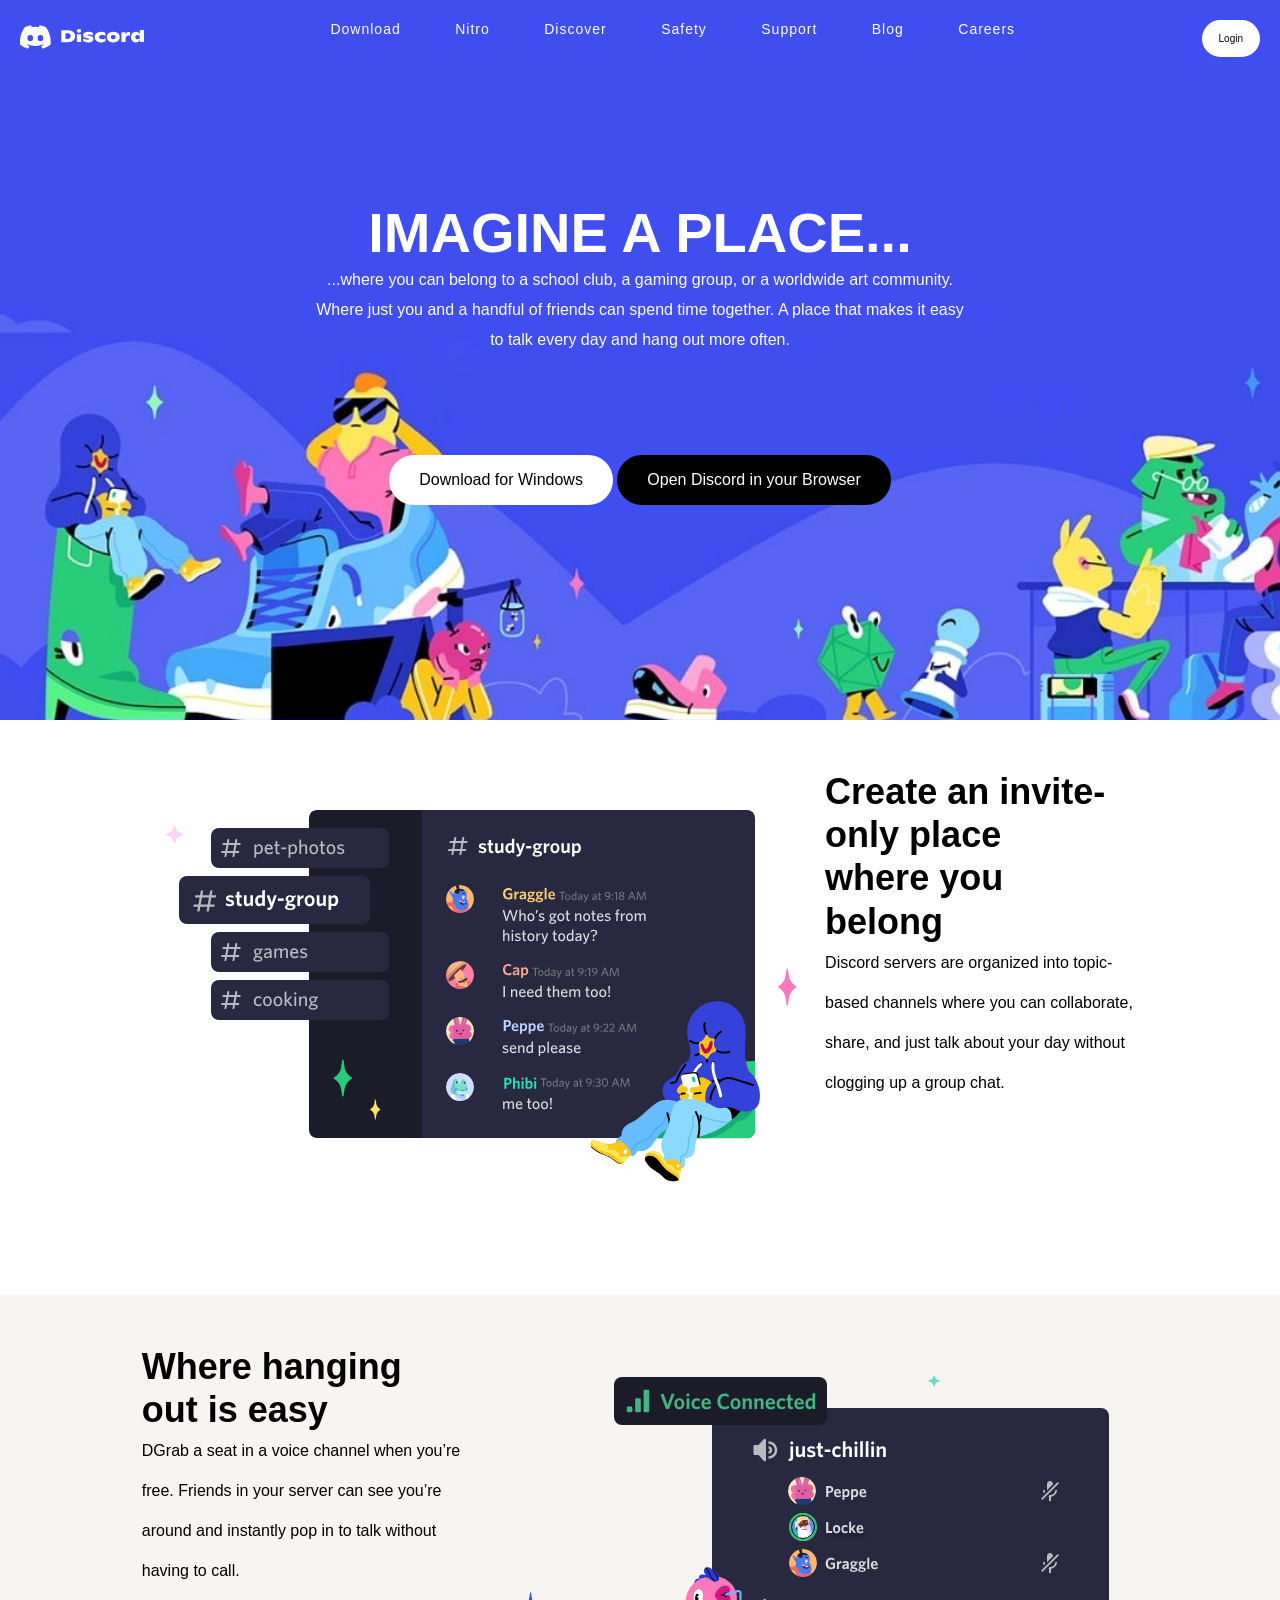
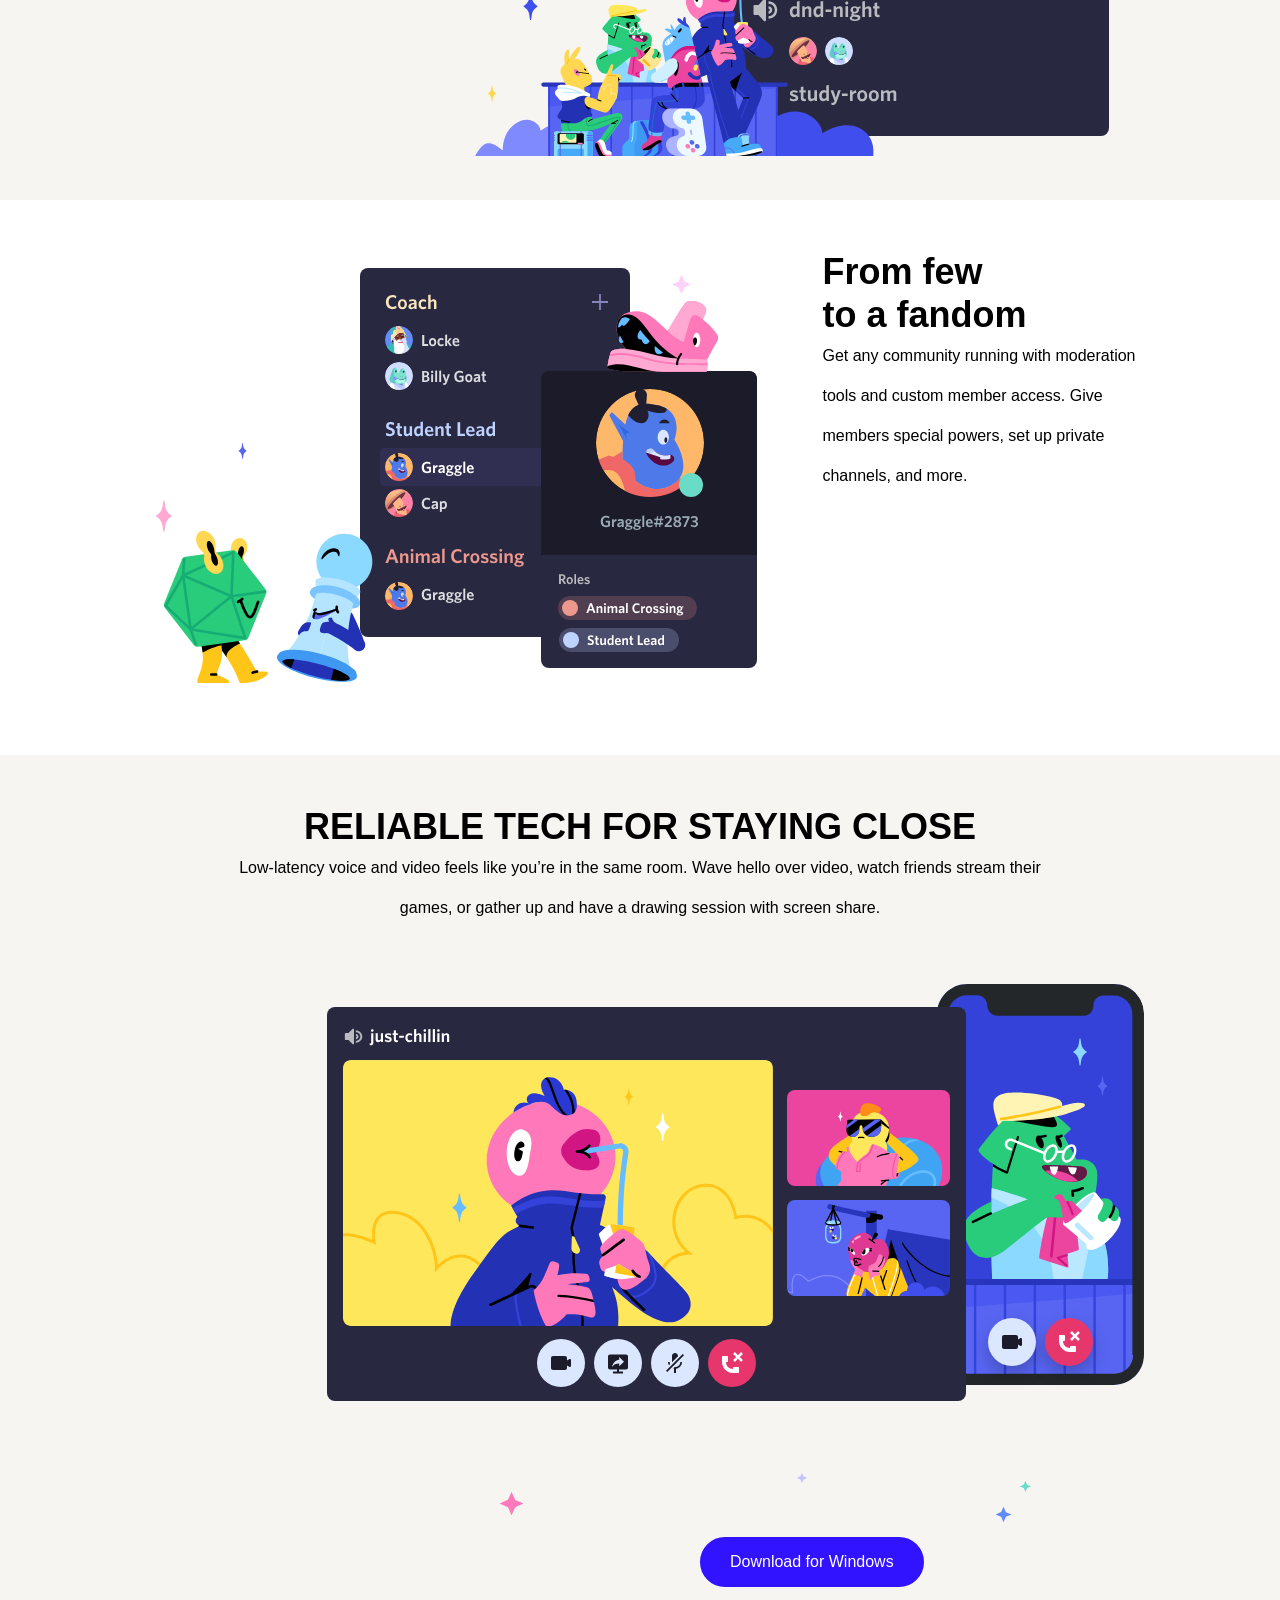
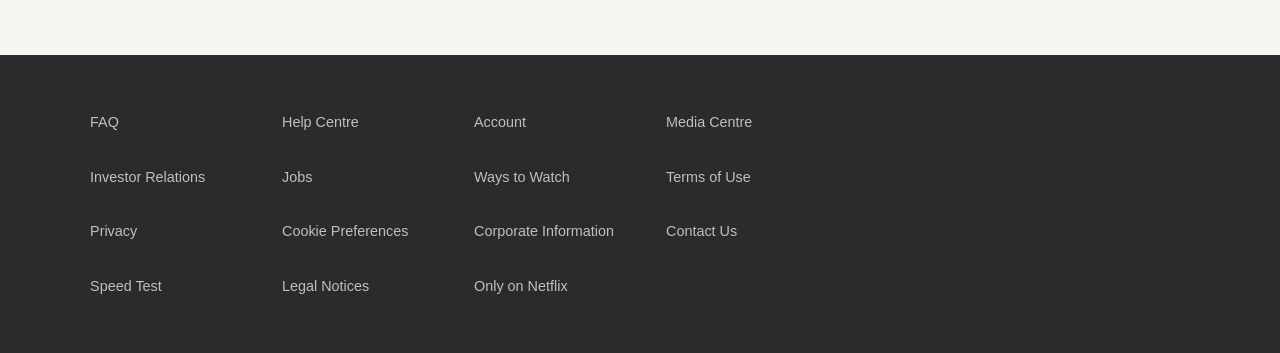
<file: index.html>
<!DOCTYPE html>
<html lang="en">
<head>
    <meta charset="UTF-8">
    <meta http-equiv="X-UA-Compatible" content="IE=edge">
    <meta name="viewport" content="width=device-width, initial-scale=1.0">
    <link rel="stylesheet" href="style.css">
    <title>Discord | Your Place to Talk and Hang Out</title>
    <link rel="icon" href="img/4.png" type="icon/x-image">
</head>
<body>
    <header>
        <div class="container">
             <a href="#"><img src="img/small_logo_white_RGB.svg" alt=""></a>
             <nav>
                <a href="">Download</a>
                <a href="">Nitro</a>
                <a href="">Discover</a>
                <a href="">Safety</a>
                <a href="">Support</a>
                <a href="">Blog</a>
                <a href="">Careers</a>
             </nav>
             <button class="btn-1">Login  </button>
        </div>
    </header>
    <main>
        <section class="banner-container">
            <div class="content">
                <div class="content-body">
                <h1>IMAGINE A PLACE...</h1>
                <p>...where you can belong to a school club, a gaming group, or a worldwide art community. <br>
                     Where just you and a handful of friends can spend time together. A place that makes it easy <br> 
                     to talk every day and hang out more often.</p>
            </div>
            <div class="button-body">
                <button class="btn-2">Download for Windows</button>
                <button class="btn-3">Open Discord in your Browser</button>
            </div>
        </div>
        </section>
    </main>

    <section class="main-body"> 
        <div class="text-body-1">
            <div class="first-img">
                <img src="img/1.svg" alt="">
            </div>
            <div class="para-1">
                <h1>Create an invite-<br>only place<br> where you<br>belong</h1>
                <p>Discord servers are organized into topic-<br>based channels where you can collaborate,<br> share, and just talk about your day without<br> clogging up a group chat.</p>
            </div>

        </div>

        <div class="text-body-2">
            
            <div class="para-2">
                <h1>Where hanging<br> out is easy</h1>
                <p>DGrab a seat in a voice channel when you’re<br> free. Friends in your server can see you’re<br> around and instantly pop in to talk without<br> having to call.
                </p>
            </div>
            <div class="second-img">
                <img src="img/2.svg" alt="">
            </div>

        </div>

         <div class="text-body-3">
            <div class="third-img">
                <img src="img/3.svg" alt="">
            </div>
            <div class="para-3">
                <h1>From few<br> to a fandom</h1>
                <p>Get any community running with moderation <br> tools and custom member access. Give <br> members special powers, set up private <br> channels, and more.</p>
            </div>

        </div>

        <div class="text-body-4">
          
            <div class="para-4">
                <h1>RELIABLE TECH FOR STAYING CLOSE</h1>
                <p>Low-latency voice and video feels like you’re in the same room. Wave hello over video, watch friends stream their<br> games, or gather up and have a drawing session with screen share.</p>
            </div>
            <div class="fourth-img">
                <img src="img/5.svg" alt="">
            </div>
            <div class="image-logo"><img src="img/sparcle.svg" alt=""></div>
            <button class="btn-5">Download for Windows</button>
        </div>
    </section>


        <section class="the-end">
            <footer class="footer">
            
                <div class="footer-session">
                    <ul>
                        <li><a href="">FAQ</a></li>
                        <li><a href="">Investor Relations</a></li>
                        <li><a href="">Privacy</a></li>
                        <li><a href="">Speed Test</a></li>
                    </ul>
                    <ul>
                        <li><a href="">Help Centre</a></li>
                        <li><a href="">Jobs</a></li>
                        <li><a href="">Cookie Preferences</a></li>
                        <li><a href="">Legal Notices</a></li>
                    </ul>
                    <ul>
                        <li><a href="">Account</a></li>
                        <li><a href="">Ways to Watch</a></li>
                        <li><a href="">Corporate Information</a></li>
                        <li><a href="">Only on Netflix</a></li>
                    </ul>
                    <ul>
                        <li><a href="">Media Centre</a></li>
                        <li><a href="">Terms of Use</a></li>
                        <li><a href="">Contact Us</a></li>
                    </ul>
                </div>
                
        
        
            </footer>
            </section>

    
</body>
</html>
</file>
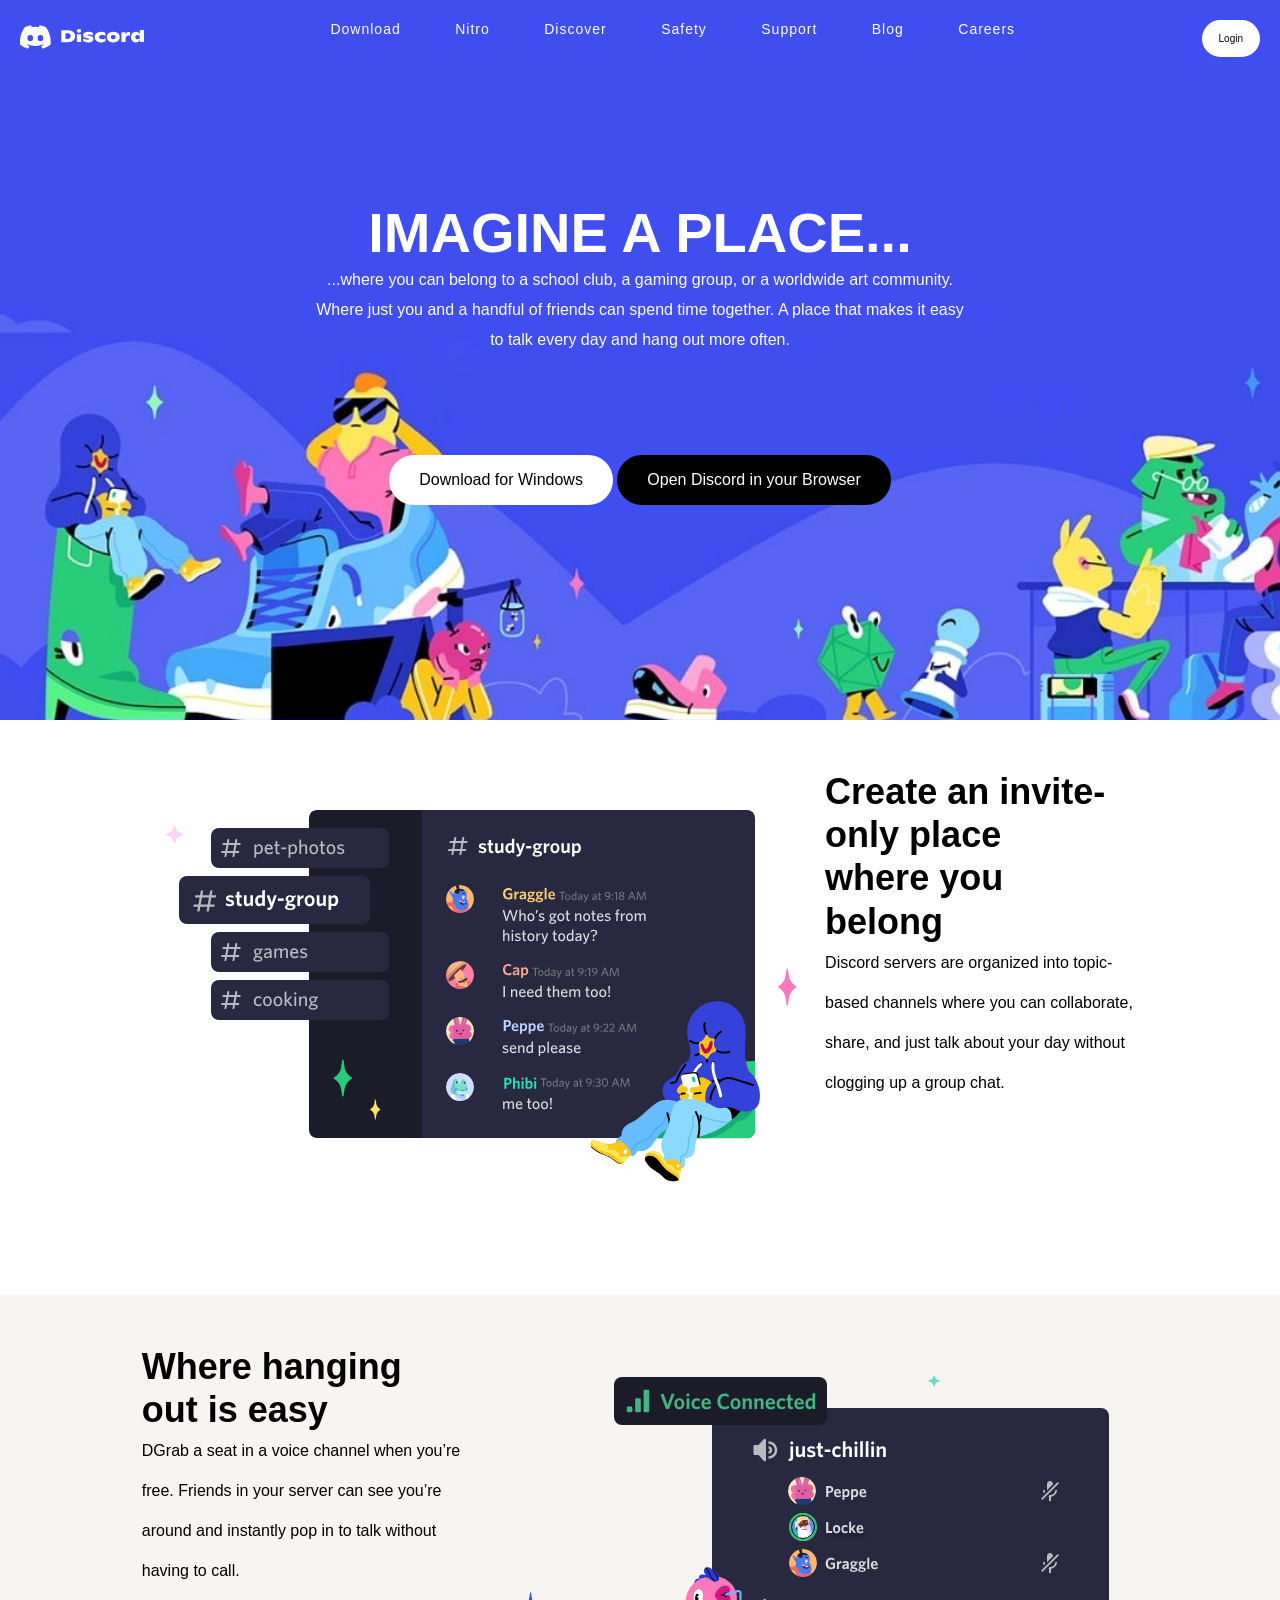
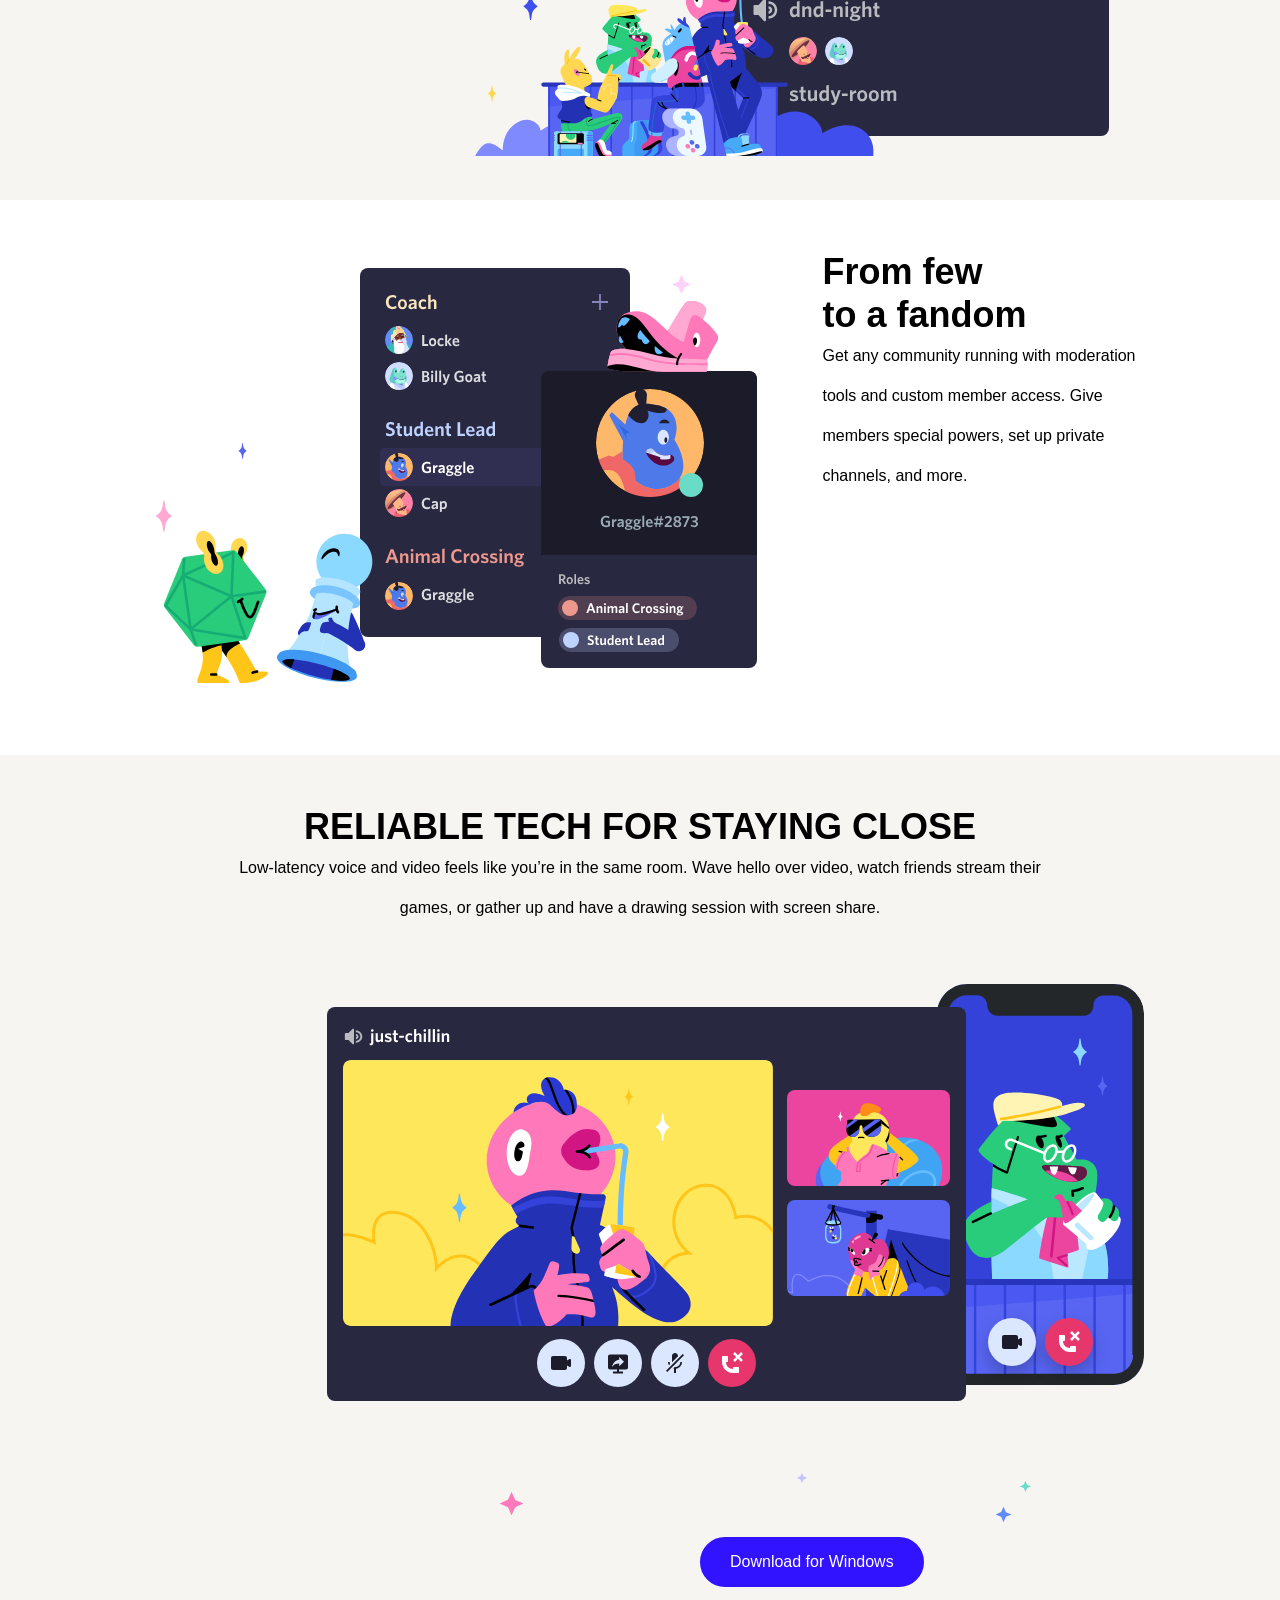
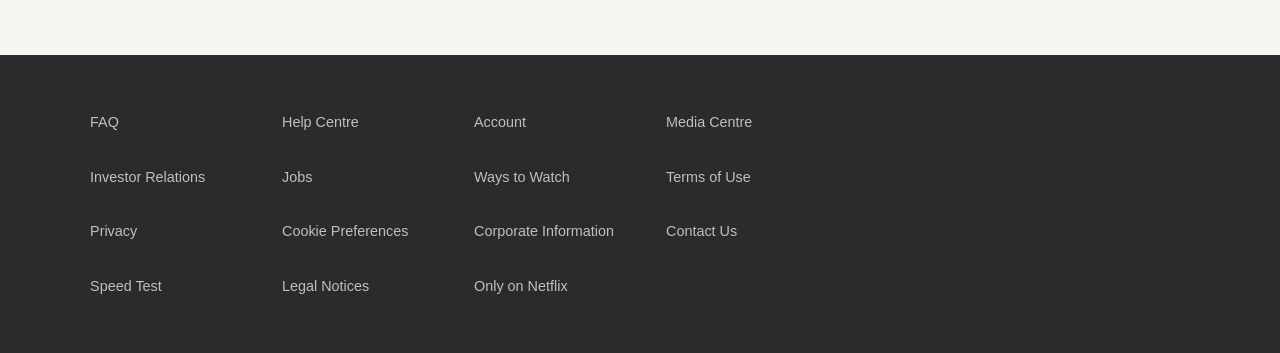
<file: discord.html>
<!DOCTYPE html>
<html lang="en">
<head>
    <meta charset="UTF-8">
    <meta http-equiv="X-UA-Compatible" content="IE=edge">
    <meta name="viewport" content="width=device-width, initial-scale=1.0">
    <link rel="stylesheet" href="style.css">
    <title>Discord |</title>
</head>
<body>
    <header>
        <div class="container">
             <a href="#"><img src="/img/small_logo_white_RGB.svg" alt=""></a>
             <nav>
                <a href="">Download</a>
                <a href="">Nitro</a>
                <a href="">Discover</a>
                <a href="">Safety</a>
                <a href="">Support</a>
                <a href="">Blog</a>
                <a href="">Careers</a>
             </nav>
             <button class="btn-1">Login  </button>
        </div>
    </header>
    <main>
        <section class="banner-container">
            <div class="content">
                <div class="content-body">
                <h1>IMAGINE A PLACE...</h1>
                <p>...where you can belong to a school club, a gaming group, or a worldwide art community. <br>
                     Where just you and a handful of friends can spend time together. A place that makes it easy <br> 
                     to talk every day and hang out more often.</p>
            </div>
            <div class="button-body">
                <button class="btn-2">Download for Windows</button>
                <button class="btn-3">Open Discord in your Browser</button>
            </div>
        </div>
        </section>
    </main>

    <section class="main-body"> 
        <div class="text-body-1">
            <div class="first-img">
                <img src="/img/1.svg" alt="">
            </div>
            <div class="para-1">
                <h1>Create an invite-<br>only place<br> where you<br>belong</h1>
                <p>Discord servers are organized into topic-<br>based channels where you can collaborate,<br> share, and just talk about your day without<br> clogging up a group chat.</p>
            </div>

        </div>

        <div class="text-body-2">
            
            <div class="para-2">
                <h1>Where hanging<br> out is easy</h1>
                <p>DGrab a seat in a voice channel when you’re<br> free. Friends in your server can see you’re<br> around and instantly pop in to talk without<br> having to call.
                </p>
            </div>
            <div class="second-img">
                <img src="/img/2.svg" alt="">
            </div>

        </div>

         <div class="text-body-3">
            <div class="third-img">
                <img src="/img/3.svg" alt="">
            </div>
            <div class="para-3">
                <h1>From few<br> to a fandom</h1>
                <p>Get any community running with moderation <br> tools and custom member access. Give <br> members special powers, set up private <br> channels, and more.</p>
            </div>

        </div>

        <div class="text-body-4">
          
            <div class="para-4">
                <h1>RELIABLE TECH FOR STAYING CLOSE</h1>
                <p>Low-latency voice and video feels like you’re in the same room. Wave hello over video, watch friends stream their<br> games, or gather up and have a drawing session with screen share.</p>
            </div>
            <div class="fourth-img">
                <img src="/img/5.svg" alt="">
            </div>
            <div class="image-logo"><img src="/img/sparcle.svg" alt=""></div>
            <button class="btn-5">Download for Windows</button>
        </div>
    </section>


        <section class="the-end">
            <footer class="footer">
            
                <div class="footer-session">
                    <ul>
                        <li><a href="">FAQ</a></li>
                        <li><a href="">Investor Relations</a></li>
                        <li><a href="">Privacy</a></li>
                        <li><a href="">Speed Test</a></li>
                    </ul>
                    <ul>
                        <li><a href="">Help Centre</a></li>
                        <li><a href="">Jobs</a></li>
                        <li><a href="">Cookie Preferences</a></li>
                        <li><a href="">Legal Notices</a></li>
                    </ul>
                    <ul>
                        <li><a href="">Account</a></li>
                        <li><a href="">Ways to Watch</a></li>
                        <li><a href="">Corporate Information</a></li>
                        <li><a href="">Only on Netflix</a></li>
                    </ul>
                    <ul>
                        <li><a href="">Media Centre</a></li>
                        <li><a href="">Terms of Use</a></li>
                        <li><a href="">Contact Us</a></li>
                    </ul>
                </div>
                
        
        
            </footer>
            </section>

    
</body>
</html>
</file>
<file: style.css>
*{
    box-sizing: border-box;
    margin: 0;
    padding: 0;
    outline: 0;
}
body{
    font-family: Arial, Helvetica, sans-serif;
}
header{
    width: 100%;
    position: absolute;
    top: 0;
    padding: 20px;
   
    
}
header .container{
    display: flex;
    justify-content: space-between;
    
}
header a{
    text-decoration: none;
    margin-right: 50px;
    font-size: 14px;
    letter-spacing: 1px;
    font-family: Arial, Helvetica, sans-serif;
    color: white;
    
}
.container img{
    width: 124px;
    height: 34px;
}
.banner-container{
    width: 100%;
    height: 80vh;
    background-image: url(img/background1.jpeg);  
    background-repeat: no-repeat;
    background-size: cover;
}
.banner-container .content-body{

    justify-content: center;
    width: 100%;
    text-align: center;
    position: relative; 
    top: 200px;
}
.button-body{
    align-items: center;
    justify-content: center;
    width: 100%;
    text-align: center;
    position: relative;
    top: 300px;
    
}
content{
    margin: 0;
}
.content-body h1{
    font-weight: 800px;
    font-size: 56px;
    color: white;
}
.content-body p{
    color: white;
    line-height: 30px;
}
button{
    border: 2px solid white;
    background-color: white;
    color:black;
    padding: 14px 28px;
    font-size: 16px;
    cursor: pointer;
    border-radius: 30px;
}
.button-body .btn-3{
    color: white;
    background-color: black;
    border: 2px solid black;
}
.container .btn-1{
    border: 2px solid white;
    background-color: white;
    color:black;
    padding: 5px 15px;
    font-size: 10px;
    cursor: pointer;
    border-radius: 30px;
}

.text-body-1{
    display: flex;
    justify-content: center;
    margin-top: 50px;
    margin-bottom: 50px;
    line-height: 40px;
}
.para-1 h1{
    font-size: 36px;
    font-weight: 700;
    line-height: 120%;
}

.text-body-2{
    padding-top: 50px;
    display: flex;
    justify-content: center;
    margin-top: 70px;
    margin-bottom: 50px;
    line-height: 40px;
    background-color: #f7f5f2;
}
.para-2 h1{
    font-size: 36px;
    font-weight: 700;
    line-height: 120%;
}
.text-body-3{
    display: flex;
    justify-content: center;
    margin-top: 50px;
    margin-bottom: 50px;
    line-height: 40px;
}
.para-3 h1{
    font-size: 36px;
    font-weight: 700;
    line-height: 120%;
}
.para-4{
    
    justify-content: center;
    text-align: center;
}
.text-body-4{
    justify-content: center;
    margin-top: 50px;
    line-height: 40px;
    background-color: #f7f5f2;
    height: 900px;
    padding-top: 50px;
}
.fourth-img{
    align-items: center;
    margin-left: 300px;
}
.text-body-4 h1{
    font-size: 36px;
    font-weight: 700;
    line-height: 120%;
}
.image-logo{
    align-items: center;
    justify-content: center;
    margin-left: 500px;
}
.btn-5{
    color: white;
    background-color: rgb(50, 19, 255);
    border: 2px solid rgb(50, 19, 255);
    margin-left: 700px;
}

.footer{
    max-width: 70%;
    margin: 1rem auto;
    overflow: auto;
}
.footer{
    margin: 0;
    padding: 40px 0 40px 0;
    display: flex;
    justify-content: center;
}
.footer ,
.footer a{
    color: #bfbfbf;
    font-size: 0.9rem;
}

.footer p{
    margin-bottom: 1.5rem;
    text-align: center;
}
.the-end{
    padding-top: 0;
    background-color: rgb(41, 43, 44);
}
.footer .footer-session{
    display: grid;
    grid-template-columns: repeat(4 , 1fr);
    grid-gap: 2rem;
}


.footer li{
    line-height: 2.4;
    list-style: none;
    padding: 10px;
}
.footer li a{
    text-decoration: none;
}
select.select1{
    
    background: rgba(0,0,0,.4);
    color: rgb(16, 16, 16);
    font-size: .875rem;
    border: 1px solid rgb(0, 0, 0);
    padding-left: 20px;
    position: absolute;
    width: 124px;
    height: 40px; 
    }
</file>
